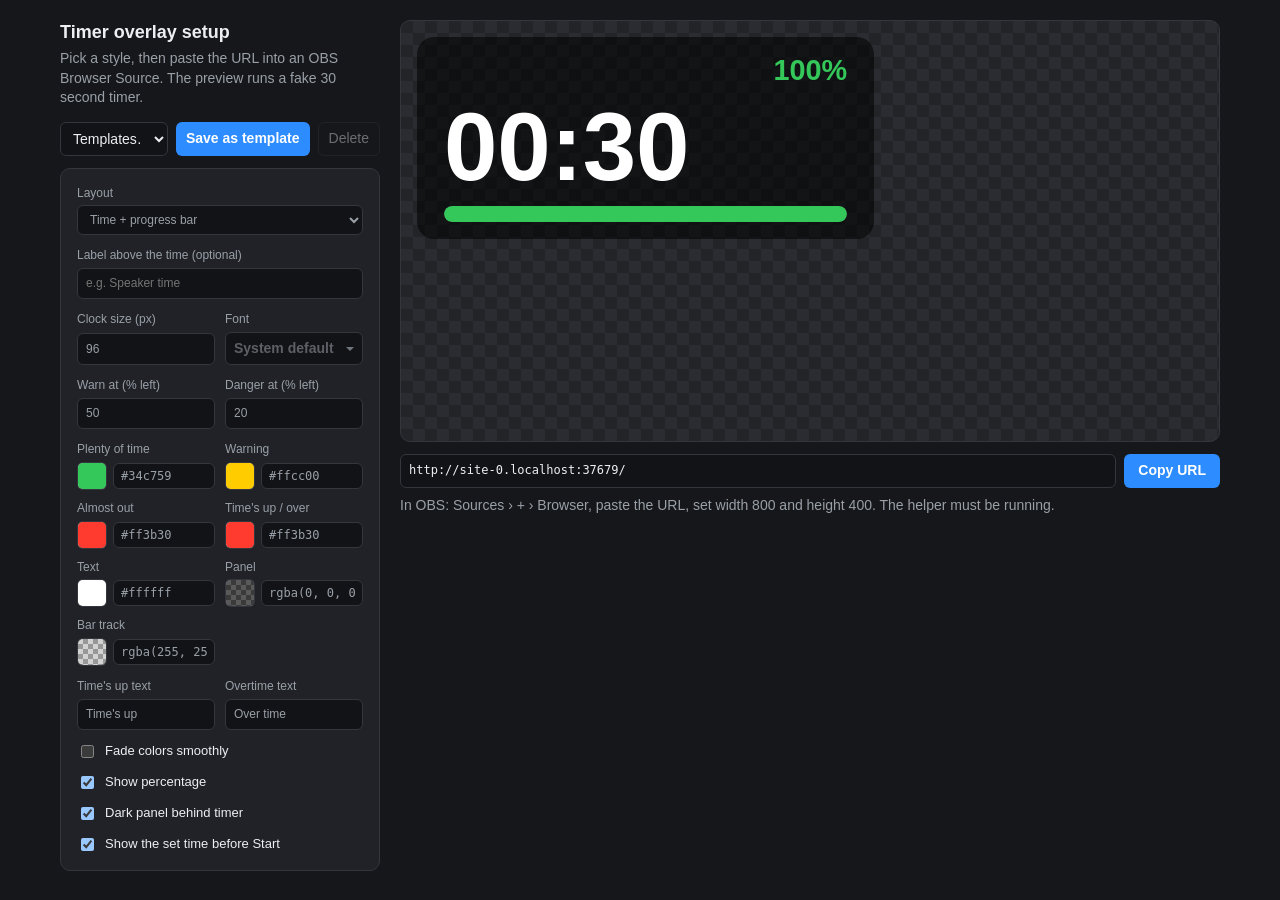
<file: overlay/config.html>
<!doctype html>
<html>
<head>
<meta charset="utf-8">
<meta name="viewport" content="width=device-width, initial-scale=1">
<title>Timer Overlay Setup</title>
<style>
  :root { color-scheme: dark; --bg: #16171a; --card: #202227; --line: #33363d; --muted: #9aa0a8; --accent: #2d8cff; }
  *, *::before, *::after { box-sizing: border-box; }
  body { margin: 0; background: var(--bg); color: #eceef1; font: 14px/1.4 -apple-system, "Helvetica Neue", Arial, sans-serif; }
  main { display: grid; grid-template-columns: 320px 1fr; gap: 20px; padding: 20px; max-width: 1200px; margin: auto; }
  @media (max-width: 760px) { main { grid-template-columns: 1fr; } }
  h1 { font-size: 18px; margin: 0 0 4px; } p { color: var(--muted); margin: 0 0 14px; }
  form { background: var(--card); border: 1px solid var(--line); border-radius: 10px; padding: 16px; display: grid; gap: 12px; }
  label { display: grid; gap: 4px; font-size: 12px; color: var(--muted); }
  .two { display: grid; grid-template-columns: 1fr 1fr; gap: 10px; }
  label, .two > * { min-width: 0; }
  input, select { width: 100%; background: #121316; color: inherit; border: 1px solid var(--line); border-radius: 6px; padding: 6px 8px; font: inherit; }
  input[type=color] { padding: 2px; height: 32px; width: 100%; }
  .check input { width: auto; }
  .check { display: flex; align-items: center; gap: 8px; color: #eceef1; font-size: 13px; }
  .preview { background: repeating-conic-gradient(#2a2c31 0 25%, #222428 0 50%) 0 0 / 24px 24px; border-radius: 10px; border: 1px solid var(--line); min-height: 420px; position: relative; }
  iframe { width: 100%; height: 100%; min-height: 420px; border: 0; background: transparent; color-scheme: normal; display: block; }
  .url { display: flex; gap: 8px; margin-top: 12px; }
  .url input { flex: 1; font-family: ui-monospace, Menlo, monospace; font-size: 12px; }
  .templates { display: flex; gap: 8px; margin-bottom: 12px; }
  .templates select { flex: 1; min-width: 0; }
  .templates button { white-space: nowrap; padding: 6px 10px; }
  button.ghost { background: transparent; border: 1px solid var(--line); color: inherit; font-weight: 400; }
  button.ghost:disabled { opacity: .4; cursor: default; }
  button { background: var(--accent); color: #fff; border: 0; border-radius: 6px; padding: 7px 14px; font: inherit; font-weight: 600; cursor: pointer; }
</style>
</head>
<body>
<main>
  <section>
    <h1>Timer overlay setup</h1>
    <p>Pick a style, then paste the URL into an OBS Browser Source. The preview runs a fake 30 second timer.</p>
    <div class="templates">
      <select id="templates" aria-label="Templates"></select>
      <button type="button" id="saveTemplate">Save as template</button>
      <button type="button" id="deleteTemplate" class="ghost" title="Delete the selected template">Delete</button>
    </div>
    <form id="f">
      <label>Layout
        <select name="layout"><option value="bar">Time + progress bar</option><option value="ring">Progress ring</option><option value="text">Time only</option></select>
      </label>
      <label>Label above the time (optional)<input name="label" placeholder="e.g. Speaker time"></label>
      <div class="two">
        <label>Clock size (px)<input name="size" type="number" min="24" max="400" value="96"></label>
        <label>Font<input type="hidden" name="font"><div id="fontPicker"></div></label>
      </div>
      <div class="two">
        <label>Warn at (% left)<input name="warn" type="number" min="0" max="100" value="50"></label>
        <label>Danger at (% left)<input name="danger" type="number" min="0" max="100" value="20"></label>
      </div>
      <div class="two">
        <label>Plenty of time<input type="hidden" name="ok" data-color></label>
        <label>Warning<input type="hidden" name="warnColor" data-color></label>
        <label>Almost out<input type="hidden" name="dangerColor" data-color></label>
        <label>Time's up / over<input type="hidden" name="over" data-color></label>
        <label>Text<input type="hidden" name="text" data-color></label>
        <label>Panel<input type="hidden" name="panelColor" data-color></label>
        <label>Bar track<input type="hidden" name="track" data-color></label>
      </div>
      <div class="two">
        <label>Time's up text<input name="timesup" value="Time's up"></label>
        <label>Overtime text<input name="overtime" value="Over time"></label>
      </div>
      <label class="check"><input type="checkbox" name="blend"> Fade colors smoothly</label>
      <label class="check"><input type="checkbox" name="percent" checked> Show percentage</label>
      <label class="check"><input type="checkbox" name="panel" checked> Dark panel behind timer</label>
      <label class="check"><input type="checkbox" name="idle" checked> Show the set time before Start</label>
    </form>
  </section>
  <section>
    <div class="preview"><iframe id="preview" title="Preview"></iframe></div>
    <div class="url"><input id="url" readonly><button id="copy" type="button">Copy URL</button></div>
    <p style="margin-top:8px">In OBS: Sources › + › Browser, paste the URL, set width 800 and height 400. The helper must be running.</p>
  </section>
</main>
<script src="fontpicker.js"></script>
<script src="colorpicker.js"></script>
<script>
  const f = document.getElementById("f"), frame = document.getElementById("preview"), out = document.getElementById("url");
  const defaults = { layout: "bar", size: "96", warn: "50", danger: "20", ok: "#34c759", warnColor: "#ffcc00", dangerColor: "#ff3b30",
                     over: "#ff3b30", text: "#ffffff", panelColor: "rgba(0, 0, 0, 0.55)", track: "rgba(255, 255, 255, 0.18)",
                     timesup: "Time's up", overtime: "Over time", label: "", font: "" };
  const checkDefaults = { blend: false, percent: true, panel: true, idle: true };

  function build() {
    const q = new URLSearchParams();
    for (const el of f.elements) {
      if (!el.name) continue;
      if (el.type === "checkbox") {
        if (el.name === "blend" && el.checked) q.set("blend", "1");
        else if (el.name !== "blend" && !el.checked) q.set(el.name, "0");
        continue;
      }
      let v = el.value.trim();
      if (v === "" || v === defaults[el.name]) continue;
      if (el.name === "warn" || el.name === "danger") v = String(Math.min(100, Math.max(0, +v)) / 100);
      if (el.hasAttribute("data-color")) v = /^#[0-9a-f]{6}$/i.test(v) ? v.slice(1) : v.replace(/\s+/g, "");
      q.set(el.name, v);
    }
    const qs = q.toString();
    const base = location.origin.startsWith("http") ? location.origin : "http://127.0.0.1:17845";
    out.value = base + "/" + (qs ? "?" + qs : "");
    const demo = new URLSearchParams(q); demo.set("demo", "1");
    frame.src = "index.html?" + demo.toString();
    return qs;
  }

  // Font dropdown (installed fonts); it writes into the hidden "font" field that build() reads.
  const fontInput = f.elements.font;
  const fontPicker = FontPicker.create({
    value: fontInput.value, placeholder: "System default",
    onChange: (name) => { fontInput.value = name; build(); },
  });
  document.getElementById("fontPicker").appendChild(fontPicker.element);

  // Color pickers (with opacity); each writes into its hidden field.
  const colorPickers = {};
  f.querySelectorAll("input[data-color]").forEach((input) => {
    input.value = defaults[input.name];
    const picker = ColorPicker.create({
      value: input.value, allowEmpty: false,
      onChange: (v) => { input.value = v; clearTimeout(t); t = setTimeout(build, 120); },
    });
    colorPickers[input.name] = picker;
    input.after(picker.element);
  });

  /** Fills the form from a query string as build() writes it (missing values go back to defaults). */
  function apply(qs) {
    const q = new URLSearchParams(qs);
    for (const el of f.elements) {
      if (!el.name) continue;
      if (el.type === "checkbox") {
        el.checked = el.name === "blend" ? q.get("blend") === "1" : (q.has(el.name) ? q.get(el.name) !== "0" : checkDefaults[el.name]);
        continue;
      }
      let v = q.has(el.name) ? q.get(el.name) : (defaults[el.name] || "");
      if (el.name === "warn" || el.name === "danger") v = q.has(el.name) ? String(Math.round(+v * 100)) : defaults[el.name];
      if (el.hasAttribute("data-color") && /^([0-9a-f]{3}|[0-9a-f]{6}|[0-9a-f]{8})$/i.test(v)) v = "#" + v;
      el.value = v;
      if (colorPickers[el.name]) colorPickers[el.name].value = v;
    }
    fontPicker.value = fontInput.value;
    build();
  }

  // Templates: named copies of these settings, kept in this browser.
  const TEMPLATE_KEY = "ztSetupTemplates";
  const tplSelect = document.getElementById("templates");
  function templates() {
    try { const t = JSON.parse(localStorage.getItem(TEMPLATE_KEY) || "{}"); return t && typeof t === "object" ? t : {}; } catch (e) { return {}; }
  }
  function storeTemplates(t) {
    try { localStorage.setItem(TEMPLATE_KEY, JSON.stringify(t)); return true; } catch (e) { alert("This browser couldn't save templates."); return false; }
  }
  function refreshTemplates(selected) {
    const t = templates();
    const names = Object.keys(t).sort((a, b) => a.localeCompare(b, undefined, { sensitivity: "base" }));
    tplSelect.textContent = "";
    const first = new Option("Templates…", "");
    tplSelect.add(first);
    tplSelect.add(new Option("Default style", "__default"));
    names.forEach((n) => tplSelect.add(new Option(n, n)));
    tplSelect.value = selected && (selected in t) ? selected : "";
    document.getElementById("deleteTemplate").disabled = !(tplSelect.value in t);
  }
  tplSelect.addEventListener("change", () => {
    const name = tplSelect.value;
    if (name === "__default") { apply(""); refreshTemplates(); return; }
    const t = templates();
    if (name in t) apply(t[name]);
    refreshTemplates(name);
  });
  document.getElementById("saveTemplate").onclick = () => {
    const current = tplSelect.value in templates() ? tplSelect.value : "";
    const name = (prompt("Template name (an existing name is replaced):", current || "My style") || "").trim();
    if (!name || name === "__default") return;
    const t = templates();
    if (name in t && name !== current && !confirm('Replace the template "' + name + '"?')) return;
    t[name] = build();
    if (storeTemplates(t)) refreshTemplates(name);
  };
  document.getElementById("deleteTemplate").onclick = () => {
    const name = tplSelect.value, t = templates();
    if (!(name in t) || !confirm('Delete the template "' + name + '"?')) return;
    delete t[name];
    if (storeTemplates(t)) refreshTemplates();
  };

  let t; f.addEventListener("input", () => { clearTimeout(t); t = setTimeout(build, 250); });
  document.getElementById("copy").onclick = async () => {
    out.select();
    try { await navigator.clipboard.writeText(out.value); } catch { document.execCommand("copy"); }
    document.getElementById("copy").textContent = "Copied";
    setTimeout(() => document.getElementById("copy").textContent = "Copy URL", 1500);
  };
  refreshTemplates();
  build();
</script>
</body>
</html>
</file>
